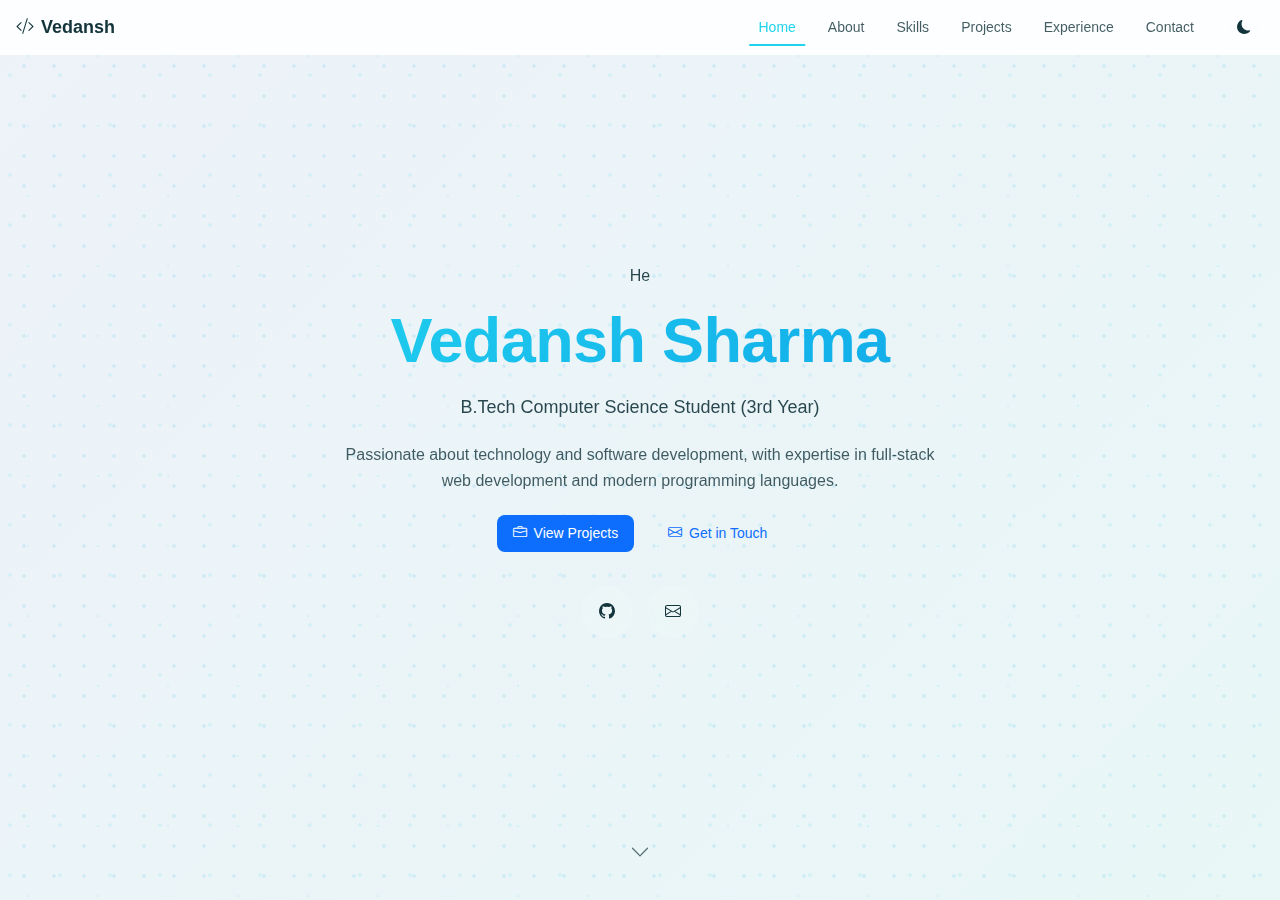
<file: index.html>
<!DOCTYPE html>
<html lang="en">
<head>
    <meta charset="UTF-8">
    <meta name="viewport" content="width=device-width, initial-scale=1.0">
    <title>Vedansh Sharma - Portfolio</title>
    
    <!-- Bootstrap 5 CSS -->
    <link href="https://cdn.jsdelivr.net/npm/bootstrap@5.3.0/dist/css/bootstrap.min.css" rel="stylesheet">
    <!-- Bootstrap Icons -->
    <link href="https://cdn.jsdelivr.net/npm/bootstrap-icons@1.10.0/font/bootstrap-icons.css" rel="stylesheet">
    <!-- Custom CSS -->
    <link rel="stylesheet" href="style-1.css">
</head>
<body data-bs-spy="scroll" data-bs-target="#navbar" data-bs-offset="70">
    <!-- Navigation -->
    <nav class="navbar navbar-expand-lg fixed-top glass-nav" id="navbar">
        <div class="container">
            <a class="navbar-brand fw-bold" href="#home">
                <i class="bi bi-code-slash me-2"></i>Vedansh
            </a>
            
            <button class="navbar-toggler border-0" type="button" data-bs-toggle="collapse" data-bs-target="#navbarNav">
                <span class="navbar-toggler-icon"></span>
            </button>
            
            <div class="collapse navbar-collapse" id="navbarNav">
                <ul class="navbar-nav ms-auto align-items-center">
                    <li class="nav-item">
                        <a class="nav-link" href="#home">Home</a>
                    </li>
                    <li class="nav-item">
                        <a class="nav-link" href="#about">About</a>
                    </li>
                    <li class="nav-item">
                        <a class="nav-link" href="#skills">Skills</a>
                    </li>
                    <li class="nav-item">
                        <a class="nav-link" href="#projects">Projects</a>
                    </li>
                    <li class="nav-item">
                        <a class="nav-link" href="#experience">Experience</a>
                    </li>
                    <li class="nav-item">
                        <a class="nav-link" href="#contact">Contact</a>
                    </li>
                    <li class="nav-item ms-3">
                        <button class="theme-toggle" id="themeToggle" aria-label="Toggle theme">
                            <i class="bi bi-moon-fill"></i>
                        </button>
                    </li>
                </ul>
            </div>
        </div>
    </nav>

    <!-- Hero Section -->
    <section id="home" class="hero-section">
        <div class="animated-bg"></div>
        <div class="container">
            <div class="row align-items-center min-vh-100">
                <div class="col-lg-8 mx-auto text-center">
                    <div class="hero-content">
                        <div class="typing-animation mb-3">
                            <span class="greeting">Hello, I'm</span>
                        </div>
                        <h1 class="display-2 fw-bold mb-3 hero-name">
                            Vedansh Sharma
                        </h1>
                        <p class="lead mb-4 hero-subtitle">
                            B.Tech Computer Science Student (3rd Year)
                        </p>
                        <p class="mb-4 hero-description">
                            Passionate about technology and software development, with expertise in full-stack web development and modern programming languages.
                        </p>
                        <div class="hero-buttons">
                            <a href="#projects" class="btn btn-primary btn-lg me-3 mb-3">
                                <i class="bi bi-briefcase me-2"></i>View Projects
                            </a>
                            <a href="#contact" class="btn btn-outline-primary btn-lg mb-3">
                                <i class="bi bi-envelope me-2"></i>Get in Touch
                            </a>
                        </div>
                        <div class="social-links mt-4">
                            <a href="https://github.com/VedanshSharma53" target="_blank" class="social-link">
                                <i class="bi bi-github"></i>
                            </a>
                            <a href="mailto:vedanshsharma@gmail.com" class="social-link">
                                <i class="bi bi-envelope"></i>
                            </a>
                        </div>
                    </div>
                </div>
            </div>
        </div>
        <div class="scroll-indicator">
            <i class="bi bi-chevron-down"></i>
        </div>
    </section>

    <!-- Bootstrap 5 JS -->
    <script src="https://cdn.jsdelivr.net/npm/bootstrap@5.3.0/dist/js/bootstrap.bundle.min.js"></script>
    <!-- Custom JS -->
    <script src="app-1.js"></script>
</body>
</html>
</file>
<file: style-1.css>
:root {
  /* Primitive Color Tokens */
  --color-white: rgba(255, 255, 255, 1);
  --color-black: rgba(0, 0, 0, 1);
  --color-cream-50: rgba(252, 252, 249, 1);
  --color-cream-100: rgba(255, 255, 253, 1);
  --color-gray-200: rgba(245, 245, 245, 1);
  --color-gray-300: rgba(167, 169, 169, 1);
  --color-gray-400: rgba(119, 124, 124, 1);
  --color-slate-500: rgba(98, 108, 113, 1);
  --color-brown-600: rgba(94, 82, 64, 1);
  --color-charcoal-700: rgba(31, 33, 33, 1);
  --color-charcoal-800: rgba(38, 40, 40, 1);
  --color-slate-900: rgba(19, 52, 59, 1);
  --color-teal-300: rgba(50, 184, 198, 1);
  --color-teal-400: rgba(45, 166, 178, 1);
  --color-teal-500: rgba(33, 128, 141, 1);
  --color-teal-600: rgba(29, 116, 128, 1);
  --color-teal-700: rgba(26, 104, 115, 1);
  --color-teal-800: rgba(41, 150, 161, 1);
  --color-red-400: rgba(255, 84, 89, 1);
  --color-red-500: rgba(192, 21, 47, 1);
  --color-orange-400: rgba(230, 129, 97, 1);
  --color-orange-500: rgba(168, 75, 47, 1);

  /* RGB versions for opacity control */
  --color-brown-600-rgb: 94, 82, 64;
  --color-teal-500-rgb: 33, 128, 141;
  --color-slate-900-rgb: 19, 52, 59;
  --color-slate-500-rgb: 98, 108, 113;
  --color-red-500-rgb: 192, 21, 47;
  --color-red-400-rgb: 255, 84, 89;
  --color-orange-500-rgb: 168, 75, 47;
  --color-orange-400-rgb: 230, 129, 97;

  /* Background color tokens (Light Mode) */
  --color-bg-1: rgba(59, 130, 246, 0.08); /* Light blue */
  --color-bg-2: rgba(245, 158, 11, 0.08); /* Light yellow */
  --color-bg-3: rgba(34, 197, 94, 0.08); /* Light green */
  --color-bg-4: rgba(239, 68, 68, 0.08); /* Light red */
  --color-bg-5: rgba(147, 51, 234, 0.08); /* Light purple */
  --color-bg-6: rgba(249, 115, 22, 0.08); /* Light orange */
  --color-bg-7: rgba(236, 72, 153, 0.08); /* Light pink */
  --color-bg-8: rgba(6, 182, 212, 0.08); /* Light cyan */

  /* Semantic Color Tokens (Light Mode) */
  --color-background: var(--color-cream-50);
  --color-surface: var(--color-cream-100);
  --color-text: var(--color-slate-900);
  --color-text-secondary: var(--color-slate-500);
  --color-primary: var(--color-teal-500);
  --color-primary-hover: var(--color-teal-600);
  --color-primary-active: var(--color-teal-700);
  --color-secondary: rgba(var(--color-brown-600-rgb), 0.12);
  --color-secondary-hover: rgba(var(--color-brown-600-rgb), 0.2);
  --color-secondary-active: rgba(var(--color-brown-600-rgb), 0.25);
  --color-border: rgba(var(--color-brown-600-rgb), 0.2);
  --color-btn-primary-text: var(--color-cream-50);
  --color-card-border: rgba(var(--color-brown-600-rgb), 0.12);
  --color-card-border-inner: rgba(var(--color-brown-600-rgb), 0.12);
  --color-error: var(--color-red-500);
  --color-success: var(--color-teal-500);
  --color-warning: var(--color-orange-500);
  --color-info: var(--color-slate-500);
  --color-focus-ring: rgba(var(--color-teal-500-rgb), 0.4);
  --color-select-caret: rgba(var(--color-slate-900-rgb), 0.8);

  /* Common style patterns */
  --focus-ring: 0 0 0 3px var(--color-focus-ring);
  --focus-outline: 2px solid var(--color-primary);
  --status-bg-opacity: 0.15;
  --status-border-opacity: 0.25;
  --select-caret-light: url("data:image/svg+xml,%3Csvg xmlns='http://www.w3.org/2000/svg' width='16' height='16' viewBox='0 0 24 24' fill='none' stroke='%23134252' stroke-width='2' stroke-linecap='round' stroke-linejoin='round'%3E%3Cpolyline points='6 9 12 15 18 9'%3E%3C/polyline%3E%3C/svg%3E");
  --select-caret-dark: url("data:image/svg+xml,%3Csvg xmlns='http://www.w3.org/2000/svg' width='16' height='16' viewBox='0 0 24 24' fill='none' stroke='%23f5f5f5' stroke-width='2' stroke-linecap='round' stroke-linejoin='round'%3E%3Cpolyline points='6 9 12 15 18 9'%3E%3C/polyline%3E%3C/svg%3E");

  /* RGB versions for opacity control */
  --color-success-rgb: 33, 128, 141;
  --color-error-rgb: 192, 21, 47;
  --color-warning-rgb: 168, 75, 47;
  --color-info-rgb: 98, 108, 113;

  /* Typography */
  --font-family-base: "FKGroteskNeue", "Geist", "Inter", -apple-system,
    BlinkMacSystemFont, "Segoe UI", Roboto, sans-serif;
  --font-family-mono: "Berkeley Mono", ui-monospace, SFMono-Regular, Menlo,
    Monaco, Consolas, monospace;
  --font-size-xs: 11px;
  --font-size-sm: 12px;
  --font-size-base: 14px;
  --font-size-md: 14px;
  --font-size-lg: 16px;
  --font-size-xl: 18px;
  --font-size-2xl: 20px;
  --font-size-3xl: 24px;
  --font-size-4xl: 30px;
  --font-weight-normal: 400;
  --font-weight-medium: 500;
  --font-weight-semibold: 550;
  --font-weight-bold: 600;
  --line-height-tight: 1.2;
  --line-height-normal: 1.5;
  --letter-spacing-tight: -0.01em;

  /* Spacing */
  --space-0: 0;
  --space-1: 1px;
  --space-2: 2px;
  --space-4: 4px;
  --space-6: 6px;
  --space-8: 8px;
  --space-10: 10px;
  --space-12: 12px;
  --space-16: 16px;
  --space-20: 20px;
  --space-24: 24px;
  --space-32: 32px;

  /* Border Radius */
  --radius-sm: 6px;
  --radius-base: 8px;
  --radius-md: 10px;
  --radius-lg: 12px;
  --radius-full: 9999px;

  /* Shadows */
  --shadow-xs: 0 1px 2px rgba(0, 0, 0, 0.02);
  --shadow-sm: 0 1px 3px rgba(0, 0, 0, 0.04), 0 1px 2px rgba(0, 0, 0, 0.02);
  --shadow-md: 0 4px 6px -1px rgba(0, 0, 0, 0.04),
    0 2px 4px -1px rgba(0, 0, 0, 0.02);
  --shadow-lg: 0 10px 15px -3px rgba(0, 0, 0, 0.04),
    0 4px 6px -2px rgba(0, 0, 0, 0.02);
  --shadow-inset-sm: inset 0 1px 0 rgba(255, 255, 255, 0.15),
    inset 0 -1px 0 rgba(0, 0, 0, 0.03);

  /* Animation */
  --duration-fast: 150ms;
  --duration-normal: 250ms;
  --ease-standard: cubic-bezier(0.16, 1, 0.3, 1);

  /* Layout */
  --container-sm: 640px;
  --container-md: 768px;
  --container-lg: 1024px;
  --container-xl: 1280px;
}

/* Dark mode colors */
@media (prefers-color-scheme: dark) {
  :root {
    /* RGB versions for opacity control (Dark Mode) */
    --color-gray-400-rgb: 119, 124, 124;
    --color-teal-300-rgb: 50, 184, 198;
    --color-gray-300-rgb: 167, 169, 169;
    --color-gray-200-rgb: 245, 245, 245;

    /* Background color tokens (Dark Mode) */
    --color-bg-1: rgba(29, 78, 216, 0.15); /* Dark blue */
    --color-bg-2: rgba(180, 83, 9, 0.15); /* Dark yellow */
    --color-bg-3: rgba(21, 128, 61, 0.15); /* Dark green */
    --color-bg-4: rgba(185, 28, 28, 0.15); /* Dark red */
    --color-bg-5: rgba(107, 33, 168, 0.15); /* Dark purple */
    --color-bg-6: rgba(194, 65, 12, 0.15); /* Dark orange */
    --color-bg-7: rgba(190, 24, 93, 0.15); /* Dark pink */
    --color-bg-8: rgba(8, 145, 178, 0.15); /* Dark cyan */

    /* Semantic Color Tokens (Dark Mode) */
    --color-background: var(--color-charcoal-700);
    --color-surface: var(--color-charcoal-800);
    --color-text: var(--color-gray-200);
    --color-text-secondary: rgba(var(--color-gray-300-rgb), 0.7);
    --color-primary: var(--color-teal-300);
    --color-primary-hover: var(--color-teal-400);
    --color-primary-active: var(--color-teal-800);
    --color-secondary: rgba(var(--color-gray-400-rgb), 0.15);
    --color-secondary-hover: rgba(var(--color-gray-400-rgb), 0.25);
    --color-secondary-active: rgba(var(--color-gray-400-rgb), 0.3);
    --color-border: rgba(var(--color-gray-400-rgb), 0.3);
    --color-error: var(--color-red-400);
    --color-success: var(--color-teal-300);
    --color-warning: var(--color-orange-400);
    --color-info: var(--color-gray-300);
    --color-focus-ring: rgba(var(--color-teal-300-rgb), 0.4);
    --color-btn-primary-text: var(--color-slate-900);
    --color-card-border: rgba(var(--color-gray-400-rgb), 0.2);
    --color-card-border-inner: rgba(var(--color-gray-400-rgb), 0.15);
    --shadow-inset-sm: inset 0 1px 0 rgba(255, 255, 255, 0.1),
      inset 0 -1px 0 rgba(0, 0, 0, 0.15);
    --button-border-secondary: rgba(var(--color-gray-400-rgb), 0.2);
    --color-border-secondary: rgba(var(--color-gray-400-rgb), 0.2);
    --color-select-caret: rgba(var(--color-gray-200-rgb), 0.8);

    /* Common style patterns - updated for dark mode */
    --focus-ring: 0 0 0 3px var(--color-focus-ring);
    --focus-outline: 2px solid var(--color-primary);
    --status-bg-opacity: 0.15;
    --status-border-opacity: 0.25;
    --select-caret-light: url("data:image/svg+xml,%3Csvg xmlns='http://www.w3.org/2000/svg' width='16' height='16' viewBox='0 0 24 24' fill='none' stroke='%23134252' stroke-width='2' stroke-linecap='round' stroke-linejoin='round'%3E%3Cpolyline points='6 9 12 15 18 9'%3E%3C/polyline%3E%3C/svg%3E");
    --select-caret-dark: url("data:image/svg+xml,%3Csvg xmlns='http://www.w3.org/2000/svg' width='16' height='16' viewBox='0 0 24 24' fill='none' stroke='%23f5f5f5' stroke-width='2' stroke-linecap='round' stroke-linejoin='round'%3E%3Cpolyline points='6 9 12 15 18 9'%3E%3C/polyline%3E%3C/svg%3E");

    /* RGB versions for dark mode */
    --color-success-rgb: var(--color-teal-300-rgb);
    --color-error-rgb: var(--color-red-400-rgb);
    --color-warning-rgb: var(--color-orange-400-rgb);
    --color-info-rgb: var(--color-gray-300-rgb);
  }
}

/* Data attribute for manual theme switching */
[data-color-scheme="dark"] {
  /* RGB versions for opacity control (dark mode) */
  --color-gray-400-rgb: 119, 124, 124;
  --color-teal-300-rgb: 50, 184, 198;
  --color-gray-300-rgb: 167, 169, 169;
  --color-gray-200-rgb: 245, 245, 245;

  /* Colorful background palette - Dark Mode */
  --color-bg-1: rgba(29, 78, 216, 0.15); /* Dark blue */
  --color-bg-2: rgba(180, 83, 9, 0.15); /* Dark yellow */
  --color-bg-3: rgba(21, 128, 61, 0.15); /* Dark green */
  --color-bg-4: rgba(185, 28, 28, 0.15); /* Dark red */
  --color-bg-5: rgba(107, 33, 168, 0.15); /* Dark purple */
  --color-bg-6: rgba(194, 65, 12, 0.15); /* Dark orange */
  --color-bg-7: rgba(190, 24, 93, 0.15); /* Dark pink */
  --color-bg-8: rgba(8, 145, 178, 0.15); /* Dark cyan */

  /* Semantic Color Tokens (Dark Mode) */
  --color-background: var(--color-charcoal-700);
  --color-surface: var(--color-charcoal-800);
  --color-text: var(--color-gray-200);
  --color-text-secondary: rgba(var(--color-gray-300-rgb), 0.7);
  --color-primary: var(--color-teal-300);
  --color-primary-hover: var(--color-teal-400);
  --color-primary-active: var(--color-teal-800);
  --color-secondary: rgba(var(--color-gray-400-rgb), 0.15);
  --color-secondary-hover: rgba(var(--color-gray-400-rgb), 0.25);
  --color-secondary-active: rgba(var(--color-gray-400-rgb), 0.3);
  --color-border: rgba(var(--color-gray-400-rgb), 0.3);
  --color-error: var(--color-red-400);
  --color-success: var(--color-teal-300);
  --color-warning: var(--color-orange-400);
  --color-info: var(--color-gray-300);
  --color-focus-ring: rgba(var(--color-teal-300-rgb), 0.4);
  --color-btn-primary-text: var(--color-slate-900);
  --color-card-border: rgba(var(--color-gray-400-rgb), 0.15);
  --color-card-border-inner: rgba(var(--color-gray-400-rgb), 0.15);
  --shadow-inset-sm: inset 0 1px 0 rgba(255, 255, 255, 0.1),
    inset 0 -1px 0 rgba(0, 0, 0, 0.15);
  --color-border-secondary: rgba(var(--color-gray-400-rgb), 0.2);
  --color-select-caret: rgba(var(--color-gray-200-rgb), 0.8);

  /* Common style patterns - updated for dark mode */
  --focus-ring: 0 0 0 3px var(--color-focus-ring);
  --focus-outline: 2px solid var(--color-primary);
  --status-bg-opacity: 0.15;
  --status-border-opacity: 0.25;
  --select-caret-light: url("data:image/svg+xml,%3Csvg xmlns='http://www.w3.org/2000/svg' width='16' height='16' viewBox='0 0 24 24' fill='none' stroke='%23134252' stroke-width='2' stroke-linecap='round' stroke-linejoin='round'%3E%3Cpolyline points='6 9 12 15 18 9'%3E%3C/polyline%3E%3C/svg%3E");
  --select-caret-dark: url("data:image/svg+xml,%3Csvg xmlns='http://www.w3.org/2000/svg' width='16' height='16' viewBox='0 0 24 24' fill='none' stroke='%23f5f5f5' stroke-width='2' stroke-linecap='round' stroke-linejoin='round'%3E%3Cpolyline points='6 9 12 15 18 9'%3E%3C/polyline%3E%3C/svg%3E");

  /* RGB versions for dark mode */
  --color-success-rgb: var(--color-teal-300-rgb);
  --color-error-rgb: var(--color-red-400-rgb);
  --color-warning-rgb: var(--color-orange-400-rgb);
  --color-info-rgb: var(--color-gray-300-rgb);
}

[data-color-scheme="light"] {
  /* RGB versions for opacity control (light mode) */
  --color-brown-600-rgb: 94, 82, 64;
  --color-teal-500-rgb: 33, 128, 141;
  --color-slate-900-rgb: 19, 52, 59;

  /* Semantic Color Tokens (Light Mode) */
  --color-background: var(--color-cream-50);
  --color-surface: var(--color-cream-100);
  --color-text: var(--color-slate-900);
  --color-text-secondary: var(--color-slate-500);
  --color-primary: var(--color-teal-500);
  --color-primary-hover: var(--color-teal-600);
  --color-primary-active: var(--color-teal-700);
  --color-secondary: rgba(var(--color-brown-600-rgb), 0.12);
  --color-secondary-hover: rgba(var(--color-brown-600-rgb), 0.2);
  --color-secondary-active: rgba(var(--color-brown-600-rgb), 0.25);
  --color-border: rgba(var(--color-brown-600-rgb), 0.2);
  --color-btn-primary-text: var(--color-cream-50);
  --color-card-border: rgba(var(--color-brown-600-rgb), 0.12);
  --color-card-border-inner: rgba(var(--color-brown-600-rgb), 0.12);
  --color-error: var(--color-red-500);
  --color-success: var(--color-teal-500);
  --color-warning: var(--color-orange-500);
  --color-info: var(--color-slate-500);
  --color-focus-ring: rgba(var(--color-teal-500-rgb), 0.4);

  /* RGB versions for light mode */
  --color-success-rgb: var(--color-teal-500-rgb);
  --color-error-rgb: var(--color-red-500-rgb);
  --color-warning-rgb: var(--color-orange-500-rgb);
  --color-info-rgb: var(--color-slate-500-rgb);
}

/* Base styles */
html {
  font-size: var(--font-size-base);
  font-family: var(--font-family-base);
  line-height: var(--line-height-normal);
  color: var(--color-text);
  background-color: var(--color-background);
  -webkit-font-smoothing: antialiased;
  box-sizing: border-box;
}

body {
  margin: 0;
  padding: 0;
}

*,
*::before,
*::after {
  box-sizing: inherit;
}

/* Typography */
h1,
h2,
h3,
h4,
h5,
h6 {
  margin: 0;
  font-weight: var(--font-weight-semibold);
  line-height: var(--line-height-tight);
  color: var(--color-text);
  letter-spacing: var(--letter-spacing-tight);
}

h1 {
  font-size: var(--font-size-4xl);
}
h2 {
  font-size: var(--font-size-3xl);
}
h3 {
  font-size: var(--font-size-2xl);
}
h4 {
  font-size: var(--font-size-xl);
}
h5 {
  font-size: var(--font-size-lg);
}
h6 {
  font-size: var(--font-size-md);
}

p {
  margin: 0 0 var(--space-16) 0;
}

a {
  color: var(--color-primary);
  text-decoration: none;
  transition: color var(--duration-fast) var(--ease-standard);
}

a:hover {
  color: var(--color-primary-hover);
}

code,
pre {
  font-family: var(--font-family-mono);
  font-size: calc(var(--font-size-base) * 0.95);
  background-color: var(--color-secondary);
  border-radius: var(--radius-sm);
}

code {
  padding: var(--space-1) var(--space-4);
}

pre {
  padding: var(--space-16);
  margin: var(--space-16) 0;
  overflow: auto;
  border: 1px solid var(--color-border);
}

pre code {
  background: none;
  padding: 0;
}

/* Buttons */
.btn {
  display: inline-flex;
  align-items: center;
  justify-content: center;
  padding: var(--space-8) var(--space-16);
  border-radius: var(--radius-base);
  font-size: var(--font-size-base);
  font-weight: 500;
  line-height: 1.5;
  cursor: pointer;
  transition: all var(--duration-normal) var(--ease-standard);
  border: none;
  text-decoration: none;
  position: relative;
}

.btn:focus-visible {
  outline: none;
  box-shadow: var(--focus-ring);
}

.btn--primary {
  background: var(--color-primary);
  color: var(--color-btn-primary-text);
}

.btn--primary:hover {
  background: var(--color-primary-hover);
}

.btn--primary:active {
  background: var(--color-primary-active);
}

.btn--secondary {
  background: var(--color-secondary);
  color: var(--color-text);
}

.btn--secondary:hover {
  background: var(--color-secondary-hover);
}

.btn--secondary:active {
  background: var(--color-secondary-active);
}

.btn--outline {
  background: transparent;
  border: 1px solid var(--color-border);
  color: var(--color-text);
}

.btn--outline:hover {
  background: var(--color-secondary);
}

.btn--sm {
  padding: var(--space-4) var(--space-12);
  font-size: var(--font-size-sm);
  border-radius: var(--radius-sm);
}

.btn--lg {
  padding: var(--space-10) var(--space-20);
  font-size: var(--font-size-lg);
  border-radius: var(--radius-md);
}

.btn--full-width {
  width: 100%;
}

.btn:disabled {
  opacity: 0.5;
  cursor: not-allowed;
}

/* Form elements */
.form-control {
  display: block;
  width: 100%;
  padding: var(--space-8) var(--space-12);
  font-size: var(--font-size-md);
  line-height: 1.5;
  color: var(--color-text);
  background-color: var(--color-surface);
  border: 1px solid var(--color-border);
  border-radius: var(--radius-base);
  transition: border-color var(--duration-fast) var(--ease-standard),
    box-shadow var(--duration-fast) var(--ease-standard);
}

textarea.form-control {
  font-family: var(--font-family-base);
  font-size: var(--font-size-base);
}

select.form-control {
  padding: var(--space-8) var(--space-12);
  -webkit-appearance: none;
  -moz-appearance: none;
  appearance: none;
  background-image: var(--select-caret-light);
  background-repeat: no-repeat;
  background-position: right var(--space-12) center;
  background-size: 16px;
  padding-right: var(--space-32);
}

/* Add a dark mode specific caret */
@media (prefers-color-scheme: dark) {
  select.form-control {
    background-image: var(--select-caret-dark);
  }
}

/* Also handle data-color-scheme */
[data-color-scheme="dark"] select.form-control {
  background-image: var(--select-caret-dark);
}

[data-color-scheme="light"] select.form-control {
  background-image: var(--select-caret-light);
}

.form-control:focus {
  border-color: var(--color-primary);
  outline: var(--focus-outline);
}

.form-label {
  display: block;
  margin-bottom: var(--space-8);
  font-weight: var(--font-weight-medium);
  font-size: var(--font-size-sm);
}

.form-group {
  margin-bottom: var(--space-16);
}

/* Card component */
.card {
  background-color: var(--color-surface);
  border-radius: var(--radius-lg);
  border: 1px solid var(--color-card-border);
  box-shadow: var(--shadow-sm);
  overflow: hidden;
  transition: box-shadow var(--duration-normal) var(--ease-standard);
}

.card:hover {
  box-shadow: var(--shadow-md);
}

.card__body {
  padding: var(--space-16);
}

.card__header,
.card__footer {
  padding: var(--space-16);
  border-bottom: 1px solid var(--color-card-border-inner);
}

/* Status indicators - simplified with CSS variables */
.status {
  display: inline-flex;
  align-items: center;
  padding: var(--space-6) var(--space-12);
  border-radius: var(--radius-full);
  font-weight: var(--font-weight-medium);
  font-size: var(--font-size-sm);
}

.status--success {
  background-color: rgba(
    var(--color-success-rgb, 33, 128, 141),
    var(--status-bg-opacity)
  );
  color: var(--color-success);
  border: 1px solid
    rgba(var(--color-success-rgb, 33, 128, 141), var(--status-border-opacity));
}

.status--error {
  background-color: rgba(
    var(--color-error-rgb, 192, 21, 47),
    var(--status-bg-opacity)
  );
  color: var(--color-error);
  border: 1px solid
    rgba(var(--color-error-rgb, 192, 21, 47), var(--status-border-opacity));
}

.status--warning {
  background-color: rgba(
    var(--color-warning-rgb, 168, 75, 47),
    var(--status-bg-opacity)
  );
  color: var(--color-warning);
  border: 1px solid
    rgba(var(--color-warning-rgb, 168, 75, 47), var(--status-border-opacity));
}

.status--info {
  background-color: rgba(
    var(--color-info-rgb, 98, 108, 113),
    var(--status-bg-opacity)
  );
  color: var(--color-info);
  border: 1px solid
    rgba(var(--color-info-rgb, 98, 108, 113), var(--status-border-opacity));
}

/* Container layout */
.container {
  width: 100%;
  margin-right: auto;
  margin-left: auto;
  padding-right: var(--space-16);
  padding-left: var(--space-16);
}

@media (min-width: 640px) {
  .container {
    max-width: var(--container-sm);
  }
}
@media (min-width: 768px) {
  .container {
    max-width: var(--container-md);
  }
}
@media (min-width: 1024px) {
  .container {
    max-width: var(--container-lg);
  }
}
@media (min-width: 1280px) {
  .container {
    max-width: var(--container-xl);
  }
}

/* Utility classes */
.flex {
  display: flex;
}
.flex-col {
  flex-direction: column;
}
.items-center {
  align-items: center;
}
.justify-center {
  justify-content: center;
}
.justify-between {
  justify-content: space-between;
}
.gap-4 {
  gap: var(--space-4);
}
.gap-8 {
  gap: var(--space-8);
}
.gap-16 {
  gap: var(--space-16);
}

.m-0 {
  margin: 0;
}
.mt-8 {
  margin-top: var(--space-8);
}
.mb-8 {
  margin-bottom: var(--space-8);
}
.mx-8 {
  margin-left: var(--space-8);
  margin-right: var(--space-8);
}
.my-8 {
  margin-top: var(--space-8);
  margin-bottom: var(--space-8);
}

.p-0 {
  padding: 0;
}
.py-8 {
  padding-top: var(--space-8);
  padding-bottom: var(--space-8);
}
.px-8 {
  padding-left: var(--space-8);
  padding-right: var(--space-8);
}
.py-16 {
  padding-top: var(--space-16);
  padding-bottom: var(--space-16);
}
.px-16 {
  padding-left: var(--space-16);
  padding-right: var(--space-16);
}

.block {
  display: block;
}
.hidden {
  display: none;
}

/* Accessibility */
.sr-only {
  position: absolute;
  width: 1px;
  height: 1px;
  padding: 0;
  margin: -1px;
  overflow: hidden;
  clip: rect(0, 0, 0, 0);
  white-space: nowrap;
  border-width: 0;
}

:focus-visible {
  outline: var(--focus-outline);
  outline-offset: 2px;
}

/* Dark mode specifics */
[data-color-scheme="dark"] .btn--outline {
  border: 1px solid var(--color-border-secondary);
}

@font-face {
  font-family: 'FKGroteskNeue';
  src: url('https://r2cdn.perplexity.ai/fonts/FKGroteskNeue.woff2')
    format('woff2');
}

/* END PERPLEXITY DESIGN SYSTEM */
/* Custom styles for Vedansh Sharma Portfolio - Fixed Version */

/* Theme Variables */
:root {
  /* Light theme variables */
  --glass-bg: rgba(255, 255, 255, 0.1);
  --glass-border: rgba(255, 255, 255, 0.2);
  --glass-shadow: rgba(0, 0, 0, 0.1);
  --accent-primary: #22d3ee;
  --accent-secondary: #0ea5e9;
  --hero-gradient: linear-gradient(135deg, var(--color-bg-1), var(--color-bg-8));
  --text-gradient: linear-gradient(135deg, var(--accent-primary), var(--accent-secondary));
  --content-bg: rgba(255, 255, 255, 0.8);
  --navbar-bg: rgba(255, 255, 255, 0.9);
}

/* Dark theme variables */
[data-theme="dark"] {
  --glass-bg: rgba(255, 255, 255, 0.05);
  --glass-border: rgba(255, 255, 255, 0.1);
  --glass-shadow: rgba(0, 0, 0, 0.3);
  --content-bg: rgba(0, 0, 0, 0.3);
  --navbar-bg: rgba(0, 0, 0, 0.8);
}

/* Base Styles */
body {
  font-family: var(--font-family-base);
  background-color: var(--color-background);
  color: var(--color-text);
  line-height: 1.6;
  overflow-x: hidden;
  transition: background-color 0.3s ease, color 0.3s ease;
}

/* Smooth Scrolling */
html {
  scroll-behavior: smooth;
}

/* Glass Morphism Effects - Enhanced for better readability */
.glass-card {
  background: var(--content-bg);
  backdrop-filter: blur(10px);
  -webkit-backdrop-filter: blur(10px);
  border: 1px solid var(--glass-border);
  border-radius: var(--radius-lg);
  box-shadow: 0 8px 32px var(--glass-shadow);
  transition: all var(--duration-normal) var(--ease-standard);
}

.glass-card:hover {
  transform: translateY(-5px);
  box-shadow: 0 12px 40px var(--glass-shadow);
}

/* Navigation - Fixed visibility */
.glass-nav {
  background: var(--navbar-bg);
  backdrop-filter: blur(15px);
  -webkit-backdrop-filter: blur(15px);
  border-bottom: 1px solid var(--glass-border);
  transition: all var(--duration-normal) var(--ease-standard);
}

.navbar-brand {
  font-size: var(--font-size-xl);
  font-weight: var(--font-weight-bold);
  color: var(--color-text) !important;
}

.nav-link {
  color: var(--color-text) !important;
  font-weight: var(--font-weight-medium);
  padding: var(--space-8) var(--space-16) !important;
  transition: all var(--duration-fast) var(--ease-standard);
  position: relative;
  opacity: 0.8;
}

.nav-link:hover,
.nav-link.active {
  color: var(--accent-primary) !important;
  opacity: 1;
}

.nav-link::after {
  content: '';
  position: absolute;
  bottom: 0;
  left: 50%;
  width: 0;
  height: 2px;
  background: var(--accent-primary);
  transition: all var(--duration-fast) var(--ease-standard);
  transform: translateX(-50%);
}

.nav-link:hover::after,
.nav-link.active::after {
  width: 80%;
}

/* Theme Toggle - Fixed functionality */
.theme-toggle {
  background: var(--glass-bg);
  border: 1px solid var(--glass-border);
  border-radius: 50%;
  width: 40px;
  height: 40px;
  display: flex;
  align-items: center;
  justify-content: center;
  color: var(--color-text);
  cursor: pointer;
  transition: all var(--duration-normal) var(--ease-standard);
}

.theme-toggle:hover {
  background: var(--accent-primary);
  color: var(--color-background);
  transform: scale(1.1);
}

/* Hero Section */
.hero-section {
  min-height: 100vh;
  position: relative;
  display: flex;
  align-items: center;
  background: var(--hero-gradient);
  overflow: hidden;
}

.animated-bg {
  position: absolute;
  top: 0;
  left: 0;
  width: 100%;
  height: 100%;
  opacity: 0.1;
  background-image: 
    radial-gradient(circle at 20% 50%, var(--accent-primary) 2px, transparent 2px),
    radial-gradient(circle at 80% 20%, var(--accent-secondary) 2px, transparent 2px),
    radial-gradient(circle at 40% 80%, var(--accent-primary) 1px, transparent 1px);
  background-size: 50px 50px, 30px 30px, 70px 70px;
  animation: float 20s ease-in-out infinite;
}

@keyframes float {
  0%, 100% { transform: translateY(0px) rotate(0deg); }
  50% { transform: translateY(-20px) rotate(180deg); }
}

.hero-content {
  z-index: 2;
  position: relative;
}

.hero-name {
  background: var(--text-gradient);
  -webkit-background-clip: text;
  -webkit-text-fill-color: transparent;
  background-clip: text;
  margin-bottom: var(--space-16);
  animation: fadeInUp 1s ease-out 0.5s both;
}

.hero-subtitle {
  color: var(--color-text);
  font-size: var(--font-size-xl);
  animation: fadeInUp 1s ease-out 0.7s both;
  opacity: 0.9;
}

.hero-description {
  color: var(--color-text);
  font-size: var(--font-size-lg);
  max-width: 600px;
  margin: 0 auto var(--space-32);
  animation: fadeInUp 1s ease-out 0.9s both;
  opacity: 0.8;
}

.hero-buttons {
  animation: fadeInUp 1s ease-out 1.1s both;
}

.greeting {
  color: var(--color-text);
  font-size: var(--font-size-lg);
  animation: fadeInUp 1s ease-out 0.3s both;
  opacity: 0.9;
  min-height: 1.5em;
  display: inline-block;
}

/* Social Links */
.social-links {
  display: flex;
  justify-content: center;
  gap: var(--space-16);
  animation: fadeInUp 1s ease-out 1.3s both;
}

.social-link {
  display: flex;
  align-items: center;
  justify-content: center;
  width: 50px;
  height: 50px;
  background: var(--glass-bg);
  backdrop-filter: blur(10px);
  border: 1px solid var(--glass-border);
  border-radius: 50%;
  color: var(--color-text);
  font-size: var(--font-size-lg);
  text-decoration: none;
  transition: all var(--duration-normal) var(--ease-standard);
}

.social-link:hover {
  background: var(--accent-primary);
  color: var(--color-background);
  transform: translateY(-5px) scale(1.1);
}

/* Scroll Indicator */
.scroll-indicator {
  position: absolute;
  bottom: var(--space-32);
  left: 50%;
  transform: translateX(-50%);
  color: var(--color-text);
  font-size: var(--font-size-2xl);
  animation: bounce 2s infinite;
  opacity: 0.7;
}

@keyframes bounce {
  0%, 20%, 50%, 80%, 100% { transform: translateX(-50%) translateY(0); }
  40% { transform: translateX(-50%) translateY(-10px); }
  60% { transform: translateX(-50%) translateY(-5px); }
}

/* Section Styling - Improved readability */
section {
  position: relative;
  z-index: 1;
}

.section-header {
  margin-bottom: var(--space-32);
}

.section-title {
  font-size: var(--font-size-3xl);
  font-weight: var(--font-weight-bold);
  color: var(--color-text);
  margin-bottom: var(--space-16);
}

.section-divider {
  width: 60px;
  height: 4px;
  background: var(--text-gradient);
  margin: 0 auto var(--space-16);
  border-radius: var(--radius-full);
}

.section-subtitle {
  color: var(--color-text);
  font-size: var(--font-size-lg);
  max-width: 600px;
  margin: 0 auto;
  opacity: 0.8;
}

/* About Section - Enhanced visibility */
.about-avatar {
  margin-bottom: var(--space-24);
}

.avatar-placeholder {
  width: 150px;
  height: 150px;
  background: var(--content-bg);
  backdrop-filter: blur(10px);
  border: 2px solid var(--glass-border);
  border-radius: 50%;
  display: flex;
  align-items: center;
  justify-content: center;
  margin: 0 auto;
  font-size: 4rem;
  color: var(--accent-primary);
}

.glass-card h3,
.glass-card h4,
.glass-card h5 {
  color: var(--color-text);
  opacity: 1;
}

.glass-card p {
  color: var(--color-text);
  opacity: 0.9;
}

.info-grid {
  display: grid;
  gap: var(--space-16);
}

.info-item {
  display: flex;
  align-items: center;
  gap: var(--space-12);
}

.info-item i {
  color: var(--accent-primary);
  font-size: var(--font-size-lg);
  width: 24px;
}

.info-item .label {
  font-weight: var(--font-weight-medium);
  color: var(--color-text);
  display: block;
  font-size: var(--font-size-sm);
  opacity: 0.8;
}

.info-item a {
  color: var(--accent-primary);
  text-decoration: none;
}

.info-item a:hover {
  text-decoration: underline;
}

/* Skills Section */
.skills-grid {
  display: grid;
  gap: var(--space-32);
}

.category-title {
  color: var(--color-text);
  font-size: var(--font-size-xl);
  font-weight: var(--font-weight-semibold);
  margin-bottom: var(--space-20);
  text-align: center;
}

.skills-row {
  display: grid;
  grid-template-columns: repeat(auto-fit, minmax(250px, 1fr));
  gap: var(--space-20);
}

.skill-card {
  background: var(--content-bg);
  backdrop-filter: blur(10px);
  border: 1px solid var(--glass-border);
  border-radius: var(--radius-md);
  padding: var(--space-24);
  text-align: center;
  transition: all var(--duration-normal) var(--ease-standard);
}

.skill-card:hover {
  transform: translateY(-5px);
  background: var(--color-bg-1);
}

.skill-icon {
  font-size: 2.5rem;
  color: var(--accent-primary);
  margin-bottom: var(--space-16);
}

.skill-card h5 {
  color: var(--color-text);
  font-weight: var(--font-weight-semibold);
  margin-bottom: var(--space-16);
}

.skill-progress {
  height: 8px;
  background: var(--color-secondary);
  border-radius: var(--radius-full);
  overflow: hidden;
  margin-bottom: var(--space-8);
}

.progress-bar {
  height: 100%;
  background: var(--text-gradient);
  border-radius: var(--radius-full);
  width: 0%;
  transition: width 1.5s ease-out 0.5s;
}

.skill-level {
  color: var(--color-text);
  font-size: var(--font-size-sm);
  font-weight: var(--font-weight-medium);
  opacity: 0.8;
}

/* Projects Section - Enhanced visibility */
.project-card {
  padding: var(--space-24);
  height: 100%;
  display: flex;
  flex-direction: column;
  transition: all var(--duration-normal) var(--ease-standard);
  background: var(--content-bg);
}

.project-card:hover {
  transform: translateY(-10px);
}

.project-header {
  display: flex;
  justify-content: space-between;
  align-items: flex-start;
  margin-bottom: var(--space-20);
}

.project-icon {
  width: 60px;
  height: 60px;
  background: var(--color-bg-1);
  border-radius: var(--radius-lg);
  display: flex;
  align-items: center;
  justify-content: center;
  font-size: var(--font-size-2xl);
  color: var(--accent-primary);
}

.project-content {
  flex: 1;
}

.project-title {
  color: var(--color-text);
  font-weight: var(--font-weight-semibold);
  margin-bottom: var(--space-12);
}

.project-description {
  color: var(--color-text);
  margin-bottom: var(--space-20);
  line-height: 1.6;
  opacity: 0.9;
}

.project-tech {
  display: flex;
  flex-wrap: wrap;
  gap: var(--space-8);
}

.tech-tag {
  background: var(--color-bg-2);
  color: var(--color-text);
  padding: var(--space-4) var(--space-12);
  border-radius: var(--radius-full);
  font-size: var(--font-size-sm);
  font-weight: var(--font-weight-medium);
}

/* Timeline */
.timeline {
  position: relative;
  padding-left: var(--space-32);
}

.timeline::before {
  content: '';
  position: absolute;
  left: 15px;
  top: 0;
  bottom: 0;
  width: 2px;
  background: var(--accent-primary);
}

.timeline-item {
  position: relative;
  margin-bottom: var(--space-32);
}

.timeline-marker {
  position: absolute;
  left: -24px;
  top: var(--space-20);
  width: 16px;
  height: 16px;
  background: var(--accent-primary);
  border-radius: 50%;
  border: 3px solid var(--color-background);
}

.timeline-content {
  padding: var(--space-24);
  background: var(--content-bg);
}

.timeline-header {
  display: flex;
  justify-content: space-between;
  align-items: flex-start;
  margin-bottom: var(--space-8);
  flex-wrap: wrap;
  gap: var(--space-8);
}

.timeline-header h4 {
  color: var(--color-text);
  font-weight: var(--font-weight-semibold);
  margin: 0;
}

.timeline-date {
  background: var(--color-bg-3);
  color: var(--color-text);
  padding: var(--space-4) var(--space-12);
  border-radius: var(--radius-full);
  font-size: var(--font-size-sm);
  font-weight: var(--font-weight-medium);
}

.timeline-org {
  color: var(--accent-primary);
  font-weight: var(--font-weight-medium);
  margin-bottom: var(--space-12);
}

.timeline-desc {
  color: var(--color-text);
  line-height: 1.6;
  margin: 0;
  opacity: 0.9;
}

/* Contact Section */
.contact-form .form-control {
  background: var(--content-bg);
  backdrop-filter: blur(10px);
  border: 1px solid var(--glass-border);
  color: var(--color-text);
}

.contact-form .form-control:focus {
  background: var(--color-surface);
  border-color: var(--accent-primary);
  box-shadow: 0 0 0 0.2rem rgba(34, 211, 238, 0.25);
}

.contact-info {
  border-top: 1px solid var(--glass-border);
  padding-top: var(--space-32);
}

.contact-item {
  text-align: center;
  padding: var(--space-20);
}

.contact-icon {
  width: 60px;
  height: 60px;
  background: var(--color-bg-1);
  border-radius: 50%;
  display: flex;
  align-items: center;
  justify-content: center;
  margin: 0 auto var(--space-16);
  font-size: var(--font-size-xl);
  color: var(--accent-primary);
}

.contact-item h5 {
  color: var(--color-text);
  font-weight: var(--font-weight-semibold);
  margin-bottom: var(--space-8);
}

.contact-item a {
  color: var(--accent-primary);
  text-decoration: none;
}

.contact-item a:hover {
  text-decoration: underline;
}

/* Footer */
footer {
  background: var(--navbar-bg);
  backdrop-filter: blur(10px);
  border-top: 1px solid var(--glass-border);
  color: var(--color-text);
}

/* Animations */
@keyframes fadeInUp {
  from {
    opacity: 0;
    transform: translateY(30px);
  }
  to {
    opacity: 1;
    transform: translateY(0);
  }
}

.fade-in-up {
  animation: fadeInUp 0.8s ease-out;
}

/* Responsive Design */
@media (max-width: 768px) {
  .hero-name {
    font-size: var(--font-size-3xl);
  }
  
  .hero-subtitle {
    font-size: var(--font-size-lg);
  }
  
  .hero-description {
    font-size: var(--font-size-base);
  }
  
  .skills-row {
    grid-template-columns: 1fr;
  }
  
  .timeline {
    padding-left: var(--space-24);
  }
  
  .timeline-marker {
    left: -20px;
  }
  
  .timeline-header {
    flex-direction: column;
    align-items: flex-start;
  }
  
  .social-links {
    gap: var(--space-12);
  }
  
  .social-link {
    width: 45px;
    height: 45px;
    font-size: var(--font-size-md);
  }
}

@media (max-width: 576px) {
  .container {
    padding-left: var(--space-12);
    padding-right: var(--space-12);
  }
  
  .glass-card {
    padding: var(--space-16) !important;
  }
  
  .hero-buttons .btn {
    display: block;
    width: 100%;
    margin-bottom: var(--space-12);
  }
  
  .hero-buttons .btn:last-child {
    margin-bottom: 0;
  }
}

/* Loading Animation */
.skill-card.animate .progress-bar {
  animation: progressAnimation 1.5s ease-out 0.5s both;
}

@keyframes progressAnimation {
  from {
    width: 0%;
  }
  to {
    width: var(--target-width, 0%);
  }
}

/* Hover Effects */
.btn {
  position: relative;
  overflow: hidden;
}

.btn::before {
  content: '';
  position: absolute;
  top: 0;
  left: -100%;
  width: 100%;
  height: 100%;
  background: linear-gradient(90deg, transparent, rgba(255, 255, 255, 0.2), transparent);
  transition: left 0.5s;
}

.btn:hover::before {
  left: 100%;
}

/* Navbar Toggler Custom Styling */
.navbar-toggler {
  background: var(--glass-bg);
  backdrop-filter: blur(10px);
  border: 1px solid var(--glass-border) !important;
}

.navbar-toggler:focus {
  box-shadow: none;
}

.navbar-toggler-icon {
  background-image: none;
  position: relative;
  width: 24px;
  height: 18px;
}

.navbar-toggler-icon::before,
.navbar-toggler-icon::after,
.navbar-toggler-icon {
  background: var(--color-text);
}

.navbar-toggler-icon::before,
.navbar-toggler-icon::after {
  content: '';
  position: absolute;
  width: 100%;
  height: 2px;
  left: 0;
  transition: all var(--duration-fast) var(--ease-standard);
}

.navbar-toggler-icon::before {
  top: 0;
}

.navbar-toggler-icon::after {
  bottom: 0;
}

.navbar-toggler-icon {
  background: var(--color-text);
  height: 2px;
  top: 50%;
  transform: translateY(-50%);
}
</file>
